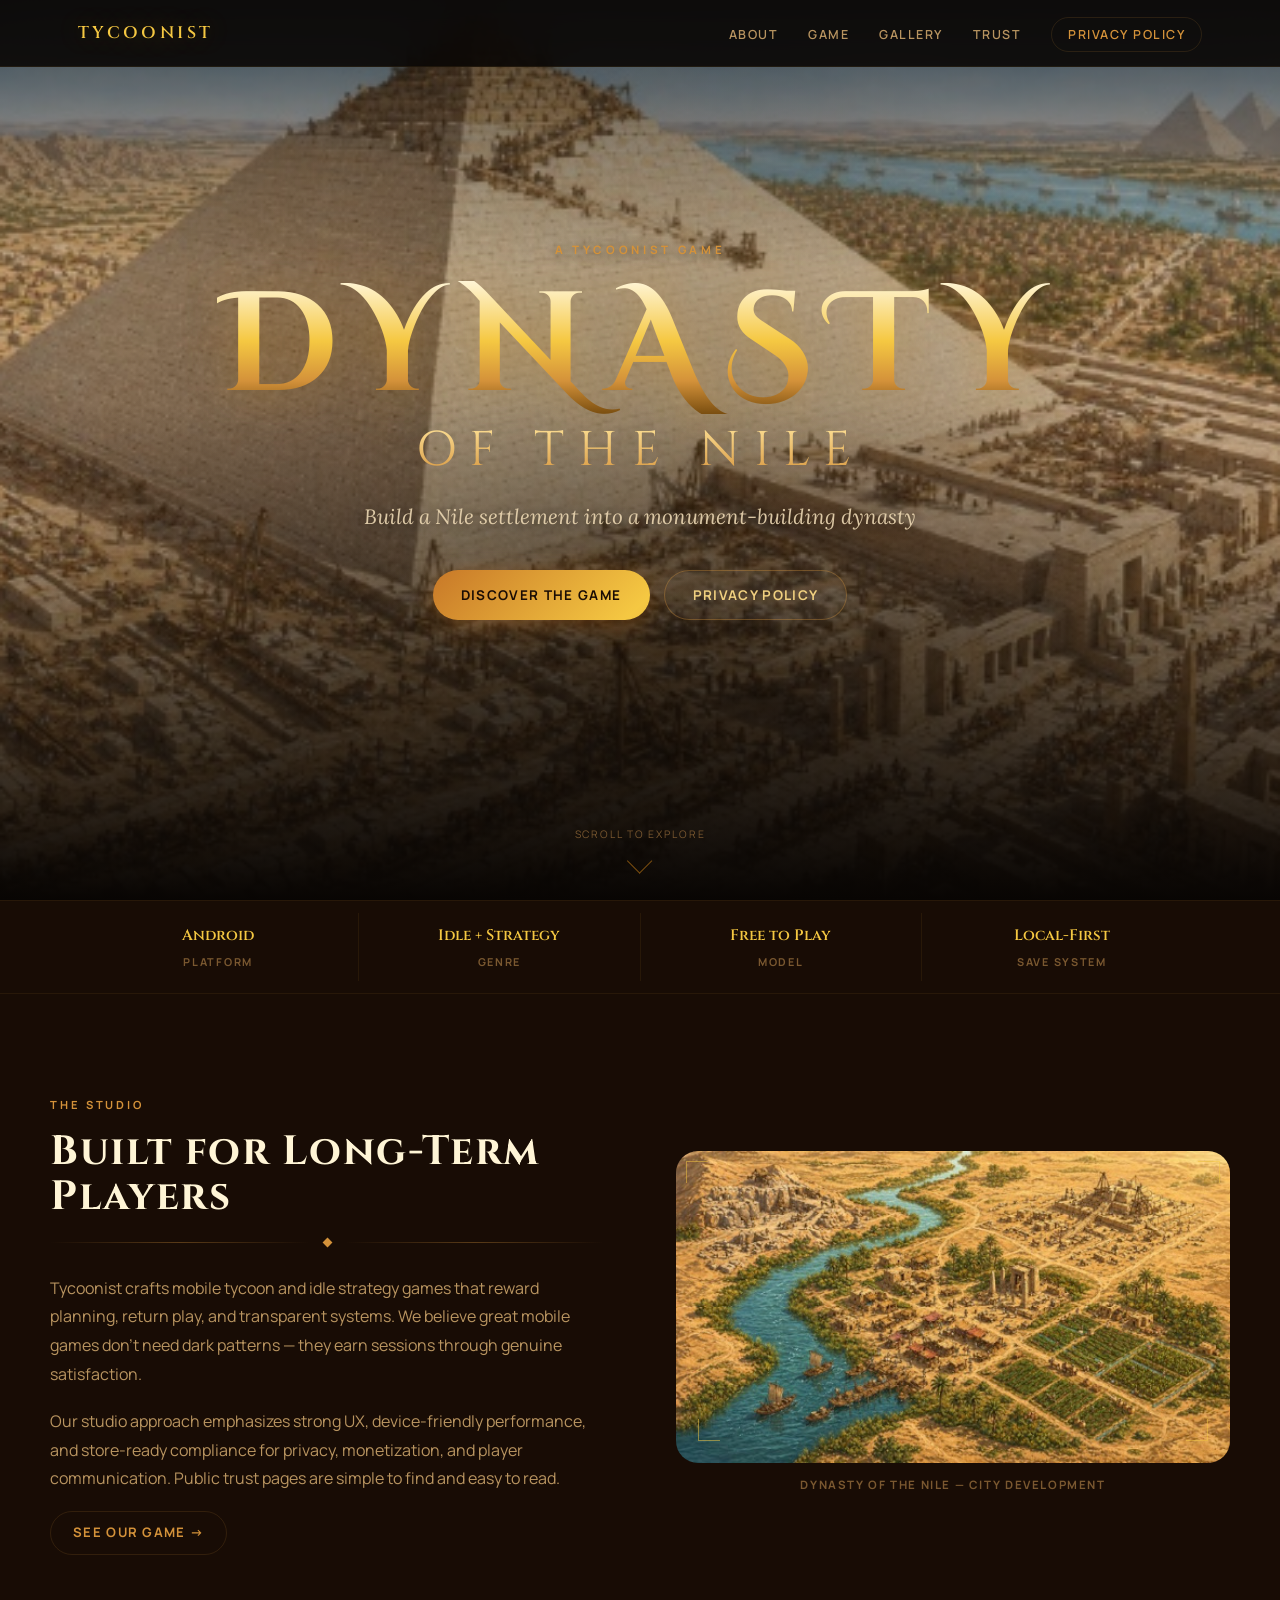
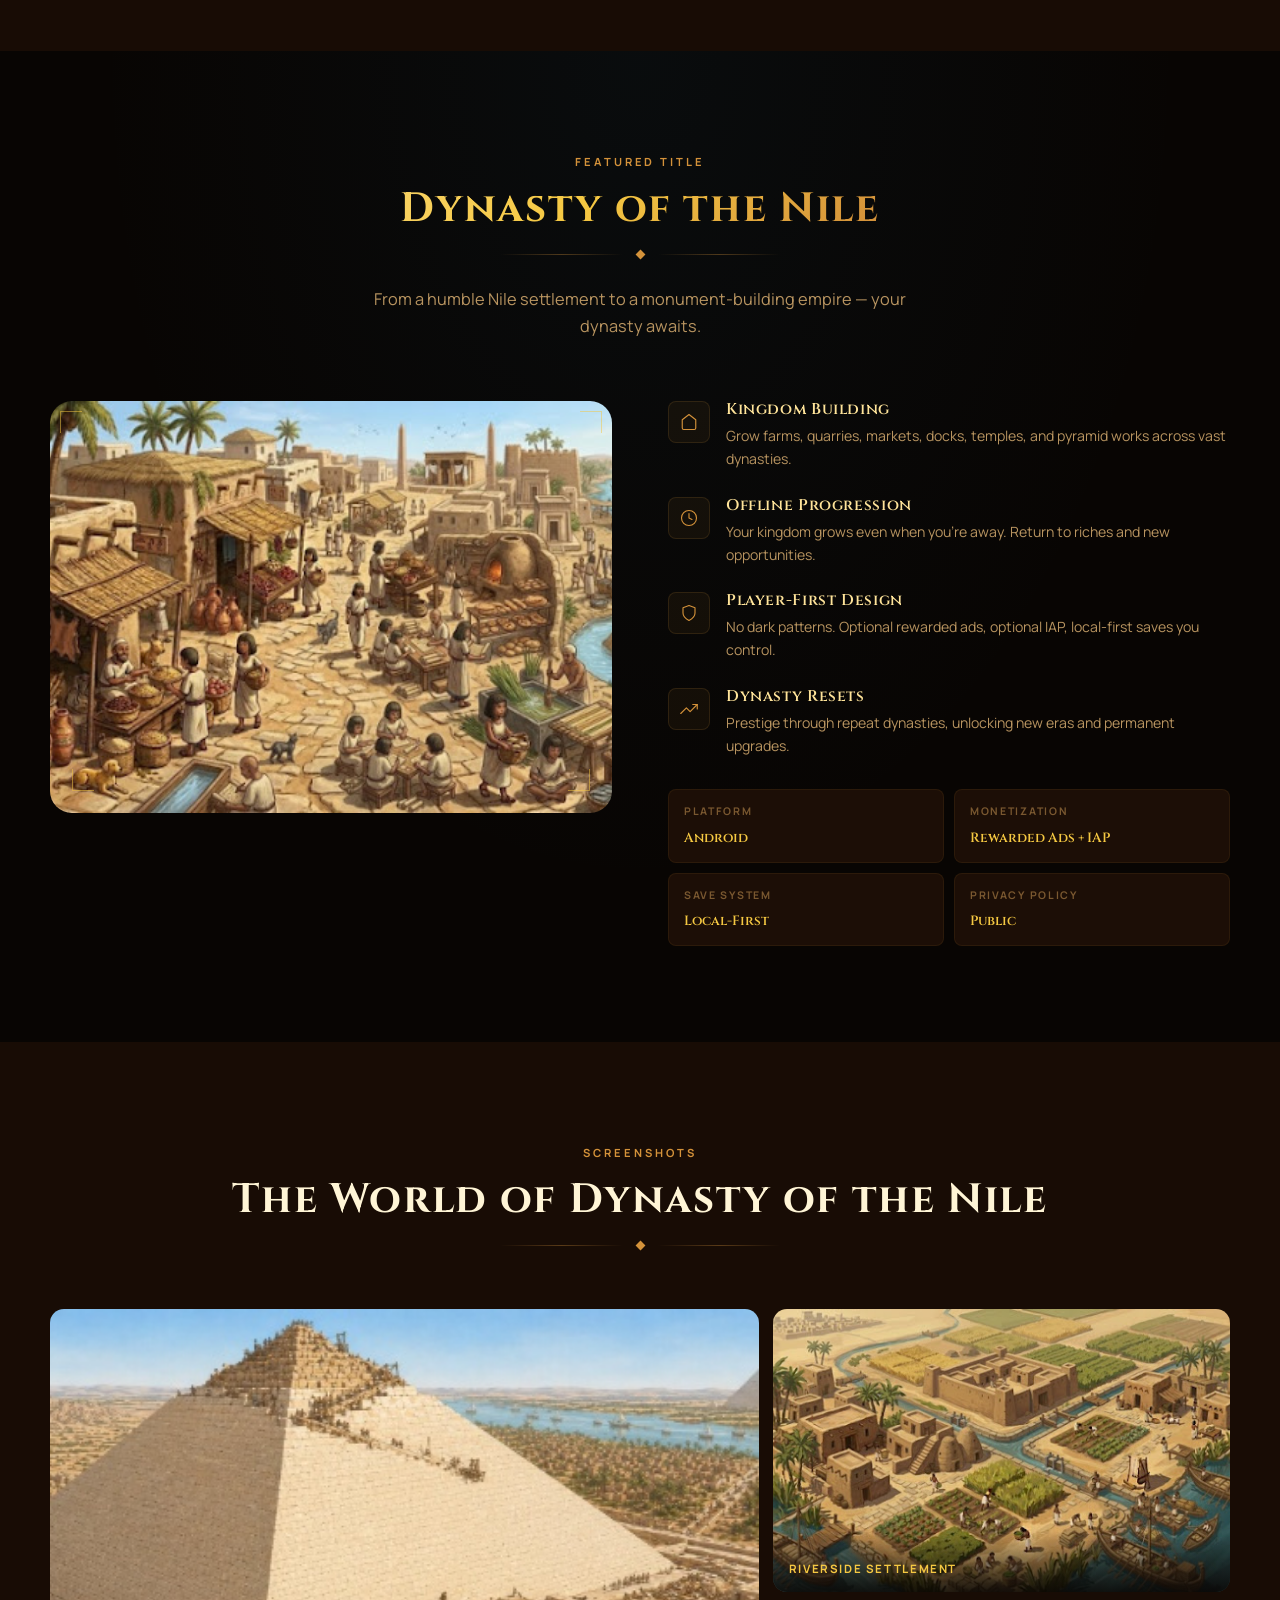
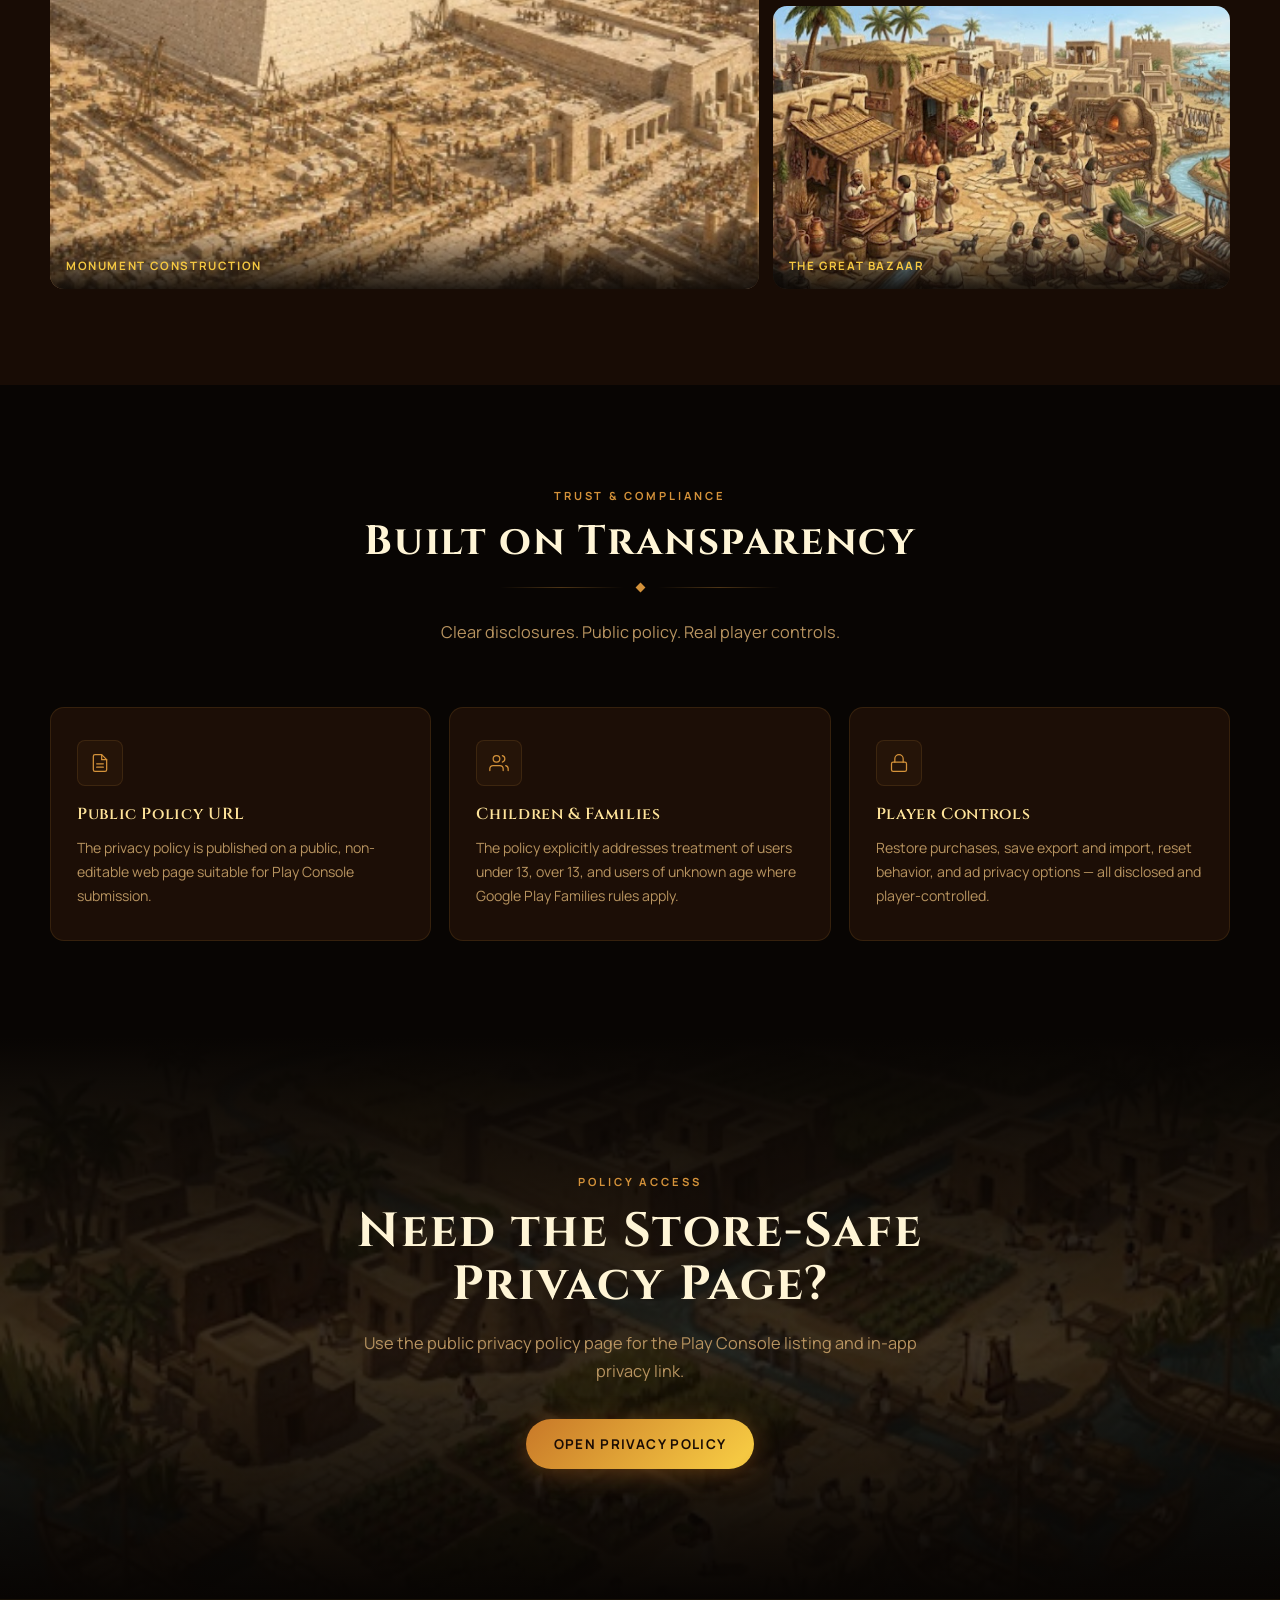
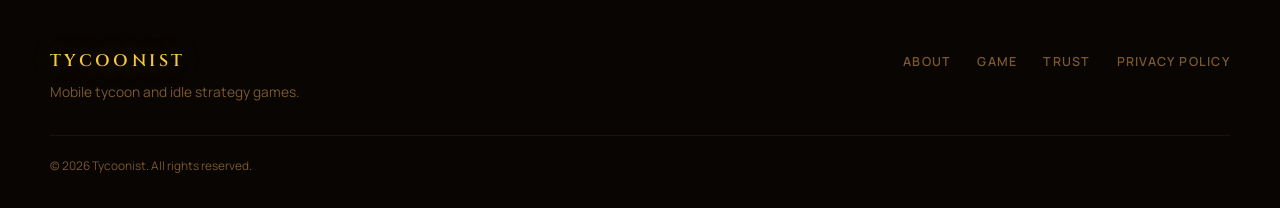
<file: index.html>
<!DOCTYPE html>
<html lang="en">
  <head>
    <meta charset="UTF-8" />
    <meta name="viewport" content="width=device-width, initial-scale=1.0" />
    <meta
      name="description"
      content="Dynasty of the Nile — Build an ancient Egyptian empire from a Nile settlement to a monument-building dynasty. A mobile tycoon game by Tycoonist."
    />
    <title>Tycoonist — Dynasty of the Nile</title>
    <link rel="preconnect" href="https://fonts.googleapis.com" />
    <link rel="preconnect" href="https://fonts.gstatic.com" crossorigin />
    <link
      href="https://fonts.googleapis.com/css2?family=Cinzel:wght@400;600;700;900&family=Cinzel+Decorative:wght@700&family=Lora:ital,wght@0,400;1,400&family=Manrope:wght@400;500;600;700;800&display=swap"
      rel="stylesheet"
    />
    <link rel="stylesheet" href="./styles.css" />
  </head>
  <body>

    <!-- ============================================================
         NAVIGATION
    ============================================================ -->
    <nav class="site-nav" role="navigation" aria-label="Primary">
      <div class="nav-inner">
        <a class="wordmark" href="./index.html">TYCOONIST</a>
        <ul class="nav-links" role="list">
          <li><a href="#about">About</a></li>
          <li><a href="#game">Game</a></li>
          <li><a href="#gallery">Gallery</a></li>
          <li><a href="#trust">Trust</a></li>
          <li><a href="./privacy-policy.html" class="nav-pill">Privacy Policy</a></li>
        </ul>
      </div>
    </nav>

    <!-- ============================================================
         HERO
    ============================================================ -->
    <section class="hero" id="hero">
      <div class="hero-image-wrap">
        <img
          src="./pyramid.jpg"
          alt="Dynasty of the Nile — pyramid construction and ancient Egyptian city"
          class="hero-img"
        />
        <div class="hero-overlay"></div>
      </div>

      <div class="hero-content">
        <p class="hero-eyebrow">A Tycoonist Game</p>
        <h1 class="hero-title">
          <span class="hero-title-main">DYNASTY</span>
          <span class="hero-title-sub">OF THE NILE</span>
        </h1>
        <p class="hero-tagline">Build a Nile settlement into a monument-building dynasty</p>
        <div class="hero-actions">
          <a class="btn btn-gold" href="#game">Discover the Game</a>
          <a class="btn btn-outline" href="./privacy-policy.html">Privacy Policy</a>
        </div>
      </div>

      <div class="hero-scroll" aria-hidden="true">
        <span>Scroll to explore</span>
        <div class="scroll-arrow"></div>
      </div>
    </section>

    <!-- ============================================================
         STATS BAR
    ============================================================ -->
    <div class="stats-bar" aria-label="Game details">
      <div class="stats-inner">
        <div class="stat">
          <span class="stat-value">Android</span>
          <span class="stat-label">Platform</span>
        </div>
        <div class="stat-divider" aria-hidden="true"></div>
        <div class="stat">
          <span class="stat-value">Idle + Strategy</span>
          <span class="stat-label">Genre</span>
        </div>
        <div class="stat-divider" aria-hidden="true"></div>
        <div class="stat">
          <span class="stat-value">Free to Play</span>
          <span class="stat-label">Model</span>
        </div>
        <div class="stat-divider" aria-hidden="true"></div>
        <div class="stat">
          <span class="stat-value">Local-First</span>
          <span class="stat-label">Save System</span>
        </div>
      </div>
    </div>

    <main>

      <!-- ============================================================
           ABOUT SECTION
      ============================================================ -->
      <section class="section about-section" id="about">
        <div class="section-inner about-inner">

          <div class="about-text">
            <p class="section-eyebrow">The Studio</p>
            <h2 class="section-title">Built for Long-Term Players</h2>
            <div class="ornament-divider" aria-hidden="true">
              <span></span>
              <span class="diamond"></span>
              <span></span>
            </div>
            <p class="about-body">
              Tycoonist crafts mobile tycoon and idle strategy games that reward planning, return
              play, and transparent systems. We believe great mobile games don't need dark
              patterns — they earn sessions through genuine satisfaction.
            </p>
            <p class="about-body">
              Our studio approach emphasizes strong UX, device-friendly performance, and
              store-ready compliance for privacy, monetization, and player communication. Public
              trust pages are simple to find and easy to read.
            </p>
            <a class="btn btn-gold-outline" href="#game">See Our Game &rarr;</a>
          </div>

          <div class="about-visual">
            <div class="image-frame">
              <img src="./city.jpg" alt="Ancient Egyptian city along the Nile" />
              <div class="frame-corners" aria-hidden="true"></div>
            </div>
            <p class="image-caption">Dynasty of the Nile — City Development</p>
          </div>

        </div>
      </section>

      <!-- ============================================================
           GAME SECTION
      ============================================================ -->
      <section class="section game-section" id="game">
        <div class="section-inner">

          <div class="section-header">
            <p class="section-eyebrow">Featured Title</p>
            <h2 class="section-title gold-text">Dynasty of the Nile</h2>
            <div class="ornament-divider centered" aria-hidden="true">
              <span></span>
              <span class="diamond"></span>
              <span></span>
            </div>
            <p class="section-subtitle">
              From a humble Nile settlement to a monument-building empire — your dynasty awaits.
            </p>
          </div>

          <div class="game-showcase">

            <div class="showcase-visual">
              <div class="image-frame image-frame-tall">
                <img src="./marketplace.jpg" alt="Bustling ancient Egyptian marketplace" />
                <div class="frame-corners" aria-hidden="true"></div>
              </div>
            </div>

            <div class="game-details">
              <ul class="game-features-list" role="list">
                <li class="game-feature">
                  <div class="feature-icon" aria-hidden="true">
                    <svg viewBox="0 0 24 24" fill="none" xmlns="http://www.w3.org/2000/svg" aria-hidden="true">
                      <path d="M3 9l9-7 9 7v11a2 2 0 01-2 2H5a2 2 0 01-2-2V9z" stroke="currentColor" stroke-width="1.5" stroke-linecap="round" stroke-linejoin="round"/>
                    </svg>
                  </div>
                  <div class="feature-text">
                    <h3>Kingdom Building</h3>
                    <p>Grow farms, quarries, markets, docks, temples, and pyramid works across vast dynasties.</p>
                  </div>
                </li>
                <li class="game-feature">
                  <div class="feature-icon" aria-hidden="true">
                    <svg viewBox="0 0 24 24" fill="none" xmlns="http://www.w3.org/2000/svg" aria-hidden="true">
                      <circle cx="12" cy="12" r="10" stroke="currentColor" stroke-width="1.5"/>
                      <polyline points="12 6 12 12 16 14" stroke="currentColor" stroke-width="1.5" stroke-linecap="round" stroke-linejoin="round"/>
                    </svg>
                  </div>
                  <div class="feature-text">
                    <h3>Offline Progression</h3>
                    <p>Your kingdom grows even when you're away. Return to riches and new opportunities.</p>
                  </div>
                </li>
                <li class="game-feature">
                  <div class="feature-icon" aria-hidden="true">
                    <svg viewBox="0 0 24 24" fill="none" xmlns="http://www.w3.org/2000/svg" aria-hidden="true">
                      <path d="M12 22s8-4 8-10V5l-8-3-8 3v7c0 6 8 10 8 10z" stroke="currentColor" stroke-width="1.5" stroke-linecap="round" stroke-linejoin="round"/>
                    </svg>
                  </div>
                  <div class="feature-text">
                    <h3>Player-First Design</h3>
                    <p>No dark patterns. Optional rewarded ads, optional IAP, local-first saves you control.</p>
                  </div>
                </li>
                <li class="game-feature">
                  <div class="feature-icon" aria-hidden="true">
                    <svg viewBox="0 0 24 24" fill="none" xmlns="http://www.w3.org/2000/svg" aria-hidden="true">
                      <polyline points="23 6 13.5 15.5 8.5 10.5 1 18" stroke="currentColor" stroke-width="1.5" stroke-linecap="round" stroke-linejoin="round"/>
                      <polyline points="17 6 23 6 23 12" stroke="currentColor" stroke-width="1.5" stroke-linecap="round" stroke-linejoin="round"/>
                    </svg>
                  </div>
                  <div class="feature-text">
                    <h3>Dynasty Resets</h3>
                    <p>Prestige through repeat dynasties, unlocking new eras and permanent upgrades.</p>
                  </div>
                </li>
              </ul>

              <div class="game-meta-grid" role="list" aria-label="Game specifications">
                <div class="meta-item" role="listitem">
                  <span class="meta-label">Platform</span>
                  <span class="meta-value">Android</span>
                </div>
                <div class="meta-item" role="listitem">
                  <span class="meta-label">Monetization</span>
                  <span class="meta-value">Rewarded Ads + IAP</span>
                </div>
                <div class="meta-item" role="listitem">
                  <span class="meta-label">Save System</span>
                  <span class="meta-value">Local-First</span>
                </div>
                <div class="meta-item" role="listitem">
                  <span class="meta-label">Privacy Policy</span>
                  <span class="meta-value">Public</span>
                </div>
              </div>
            </div>

          </div>
        </div>
      </section>

      <!-- ============================================================
           GALLERY SECTION
      ============================================================ -->
      <section class="section gallery-section" id="gallery">
        <div class="section-inner">

          <div class="section-header">
            <p class="section-eyebrow">Screenshots</p>
            <h2 class="section-title">The World of Dynasty of the Nile</h2>
            <div class="ornament-divider centered" aria-hidden="true">
              <span></span>
              <span class="diamond"></span>
              <span></span>
            </div>
          </div>

          <div class="gallery-grid">
            <div class="gallery-item gallery-item-large">
              <img src="./pyramid.jpg" alt="Pyramid construction and ancient Egyptian city" loading="lazy" />
              <div class="gallery-caption">Monument Construction</div>
            </div>
            <div class="gallery-item">
              <img src="./settlement.jpg" alt="Riverside settlement with farms and canals" loading="lazy" />
              <div class="gallery-caption">Riverside Settlement</div>
            </div>
            <div class="gallery-item">
              <img src="./marketplace.jpg" alt="Bustling ancient marketplace" loading="lazy" />
              <div class="gallery-caption">The Great Bazaar</div>
            </div>
          </div>

        </div>
      </section>

      <!-- ============================================================
           TRUST SECTION
      ============================================================ -->
      <section class="section trust-section" id="trust">
        <div class="section-inner">

          <div class="section-header">
            <p class="section-eyebrow">Trust &amp; Compliance</p>
            <h2 class="section-title">Built on Transparency</h2>
            <div class="ornament-divider centered" aria-hidden="true">
              <span></span>
              <span class="diamond"></span>
              <span></span>
            </div>
            <p class="section-subtitle">Clear disclosures. Public policy. Real player controls.</p>
          </div>

          <div class="trust-grid">

            <article class="trust-card">
              <div class="trust-icon" aria-hidden="true">
                <svg viewBox="0 0 24 24" fill="none" xmlns="http://www.w3.org/2000/svg">
                  <path d="M14 2H6a2 2 0 00-2 2v16a2 2 0 002 2h12a2 2 0 002-2V8z" stroke="currentColor" stroke-width="1.5" stroke-linecap="round" stroke-linejoin="round"/>
                  <polyline points="14 2 14 8 20 8" stroke="currentColor" stroke-width="1.5" stroke-linecap="round" stroke-linejoin="round"/>
                  <line x1="16" y1="13" x2="8" y2="13" stroke="currentColor" stroke-width="1.5" stroke-linecap="round"/>
                  <line x1="16" y1="17" x2="8" y2="17" stroke="currentColor" stroke-width="1.5" stroke-linecap="round"/>
                </svg>
              </div>
              <h3>Public Policy URL</h3>
              <p>The privacy policy is published on a public, non-editable web page suitable for Play Console submission.</p>
            </article>

            <article class="trust-card">
              <div class="trust-icon" aria-hidden="true">
                <svg viewBox="0 0 24 24" fill="none" xmlns="http://www.w3.org/2000/svg">
                  <path d="M17 21v-2a4 4 0 00-4-4H5a4 4 0 00-4 4v2" stroke="currentColor" stroke-width="1.5" stroke-linecap="round" stroke-linejoin="round"/>
                  <circle cx="9" cy="7" r="4" stroke="currentColor" stroke-width="1.5" stroke-linecap="round" stroke-linejoin="round"/>
                  <path d="M23 21v-2a4 4 0 00-3-3.87" stroke="currentColor" stroke-width="1.5" stroke-linecap="round" stroke-linejoin="round"/>
                  <path d="M16 3.13a4 4 0 010 7.75" stroke="currentColor" stroke-width="1.5" stroke-linecap="round" stroke-linejoin="round"/>
                </svg>
              </div>
              <h3>Children &amp; Families</h3>
              <p>The policy explicitly addresses treatment of users under 13, over 13, and users of unknown age where Google Play Families rules apply.</p>
            </article>

            <article class="trust-card">
              <div class="trust-icon" aria-hidden="true">
                <svg viewBox="0 0 24 24" fill="none" xmlns="http://www.w3.org/2000/svg">
                  <rect x="3" y="11" width="18" height="11" rx="2" ry="2" stroke="currentColor" stroke-width="1.5" stroke-linecap="round" stroke-linejoin="round"/>
                  <path d="M7 11V7a5 5 0 0110 0v4" stroke="currentColor" stroke-width="1.5" stroke-linecap="round" stroke-linejoin="round"/>
                </svg>
              </div>
              <h3>Player Controls</h3>
              <p>Restore purchases, save export and import, reset behavior, and ad privacy options — all disclosed and player-controlled.</p>
            </article>

          </div>
        </div>
      </section>

      <!-- ============================================================
           CTA SECTION
      ============================================================ -->
      <section class="cta-section">
        <div class="cta-image-wrap" aria-hidden="true">
          <img src="./settlement.jpg" alt="" />
          <div class="cta-overlay"></div>
        </div>
        <div class="cta-content">
          <p class="section-eyebrow">Policy Access</p>
          <h2 class="cta-title">Need the Store-Safe Privacy Page?</h2>
          <p class="cta-body">
            Use the public privacy policy page for the Play Console listing and in-app privacy link.
          </p>
          <a class="btn btn-gold" href="./privacy-policy.html">Open Privacy Policy</a>
        </div>
      </section>

    </main>

    <!-- ============================================================
         FOOTER
    ============================================================ -->
    <footer class="site-footer">
      <div class="footer-inner">
        <div class="footer-brand">
          <a class="wordmark footer-wordmark" href="./index.html">TYCOONIST</a>
          <p>Mobile tycoon and idle strategy games.</p>
        </div>
        <nav class="footer-nav" aria-label="Footer navigation">
          <a href="#about">About</a>
          <a href="#game">Game</a>
          <a href="#trust">Trust</a>
          <a href="./privacy-policy.html">Privacy Policy</a>
        </nav>
      </div>
      <div class="footer-bottom">
        <p>&copy; 2026 Tycoonist. All rights reserved.</p>
      </div>
    </footer>

  </body>
</html>
</file>
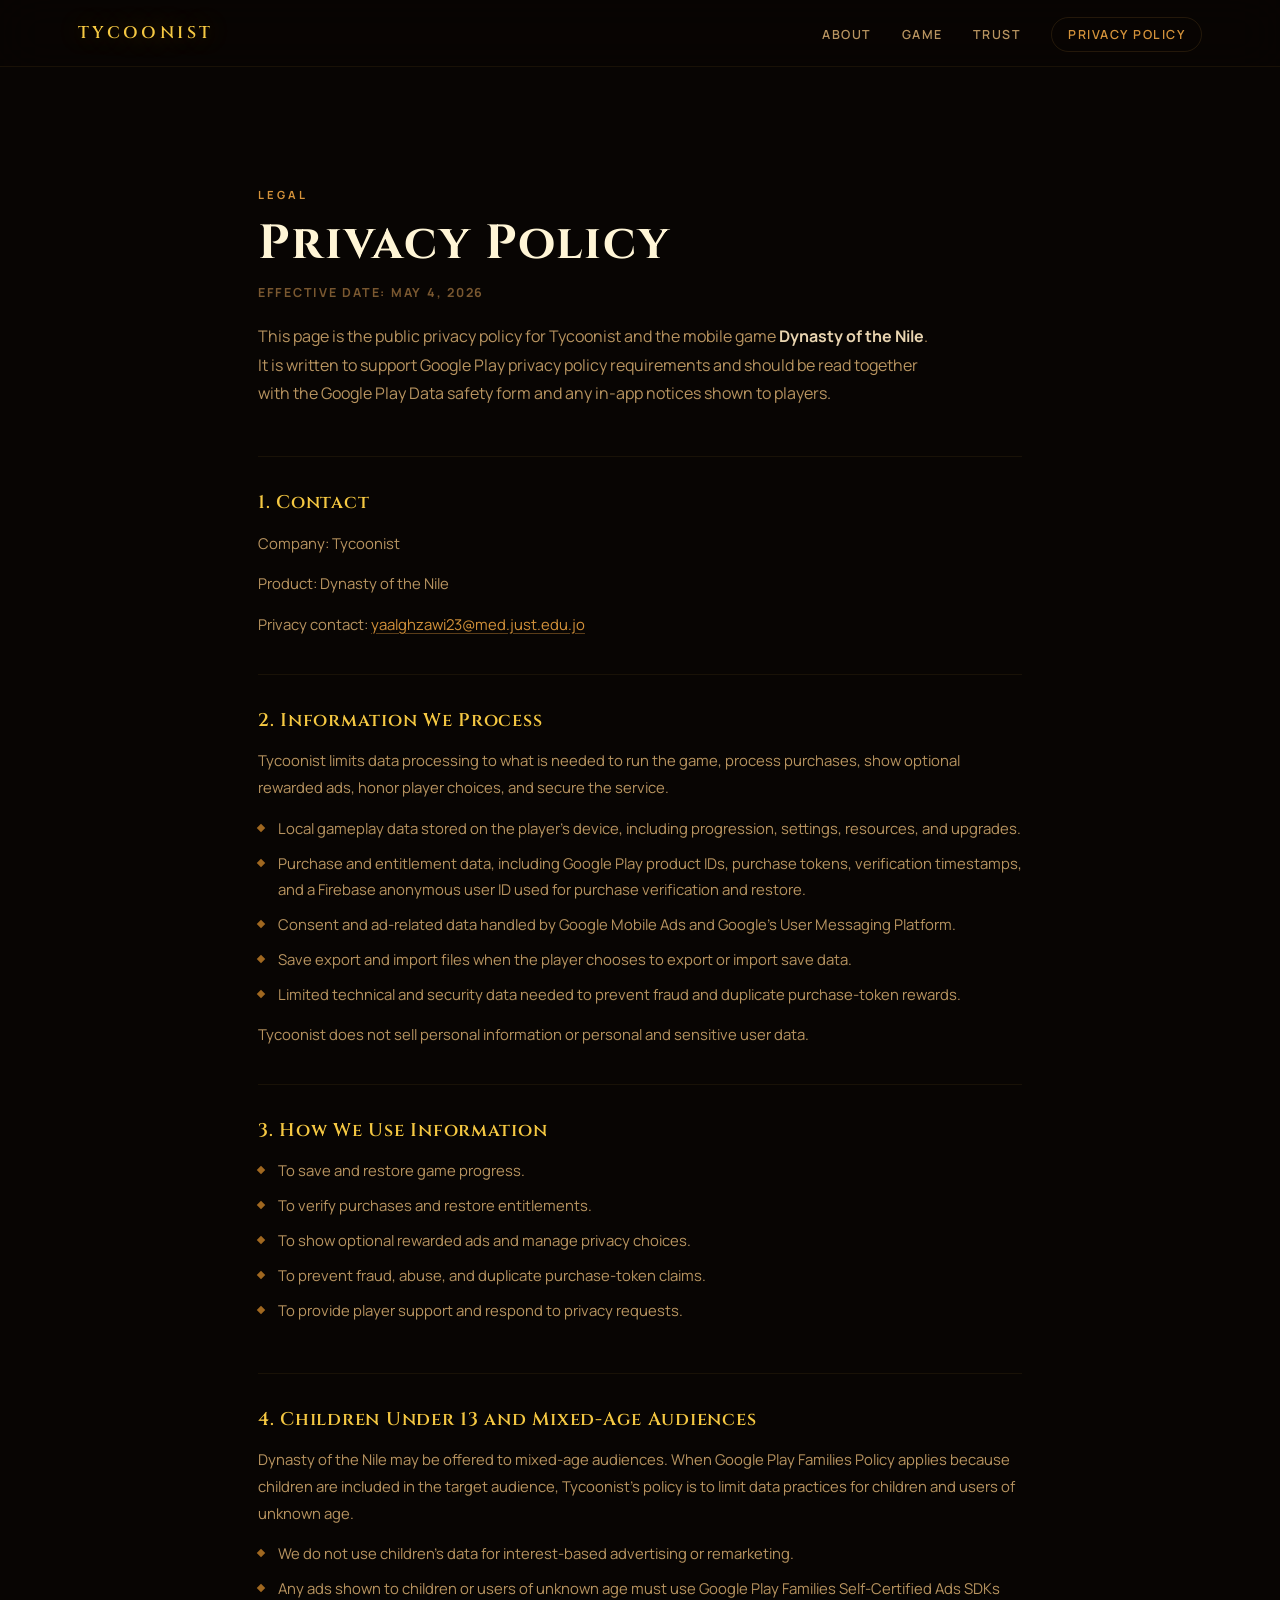
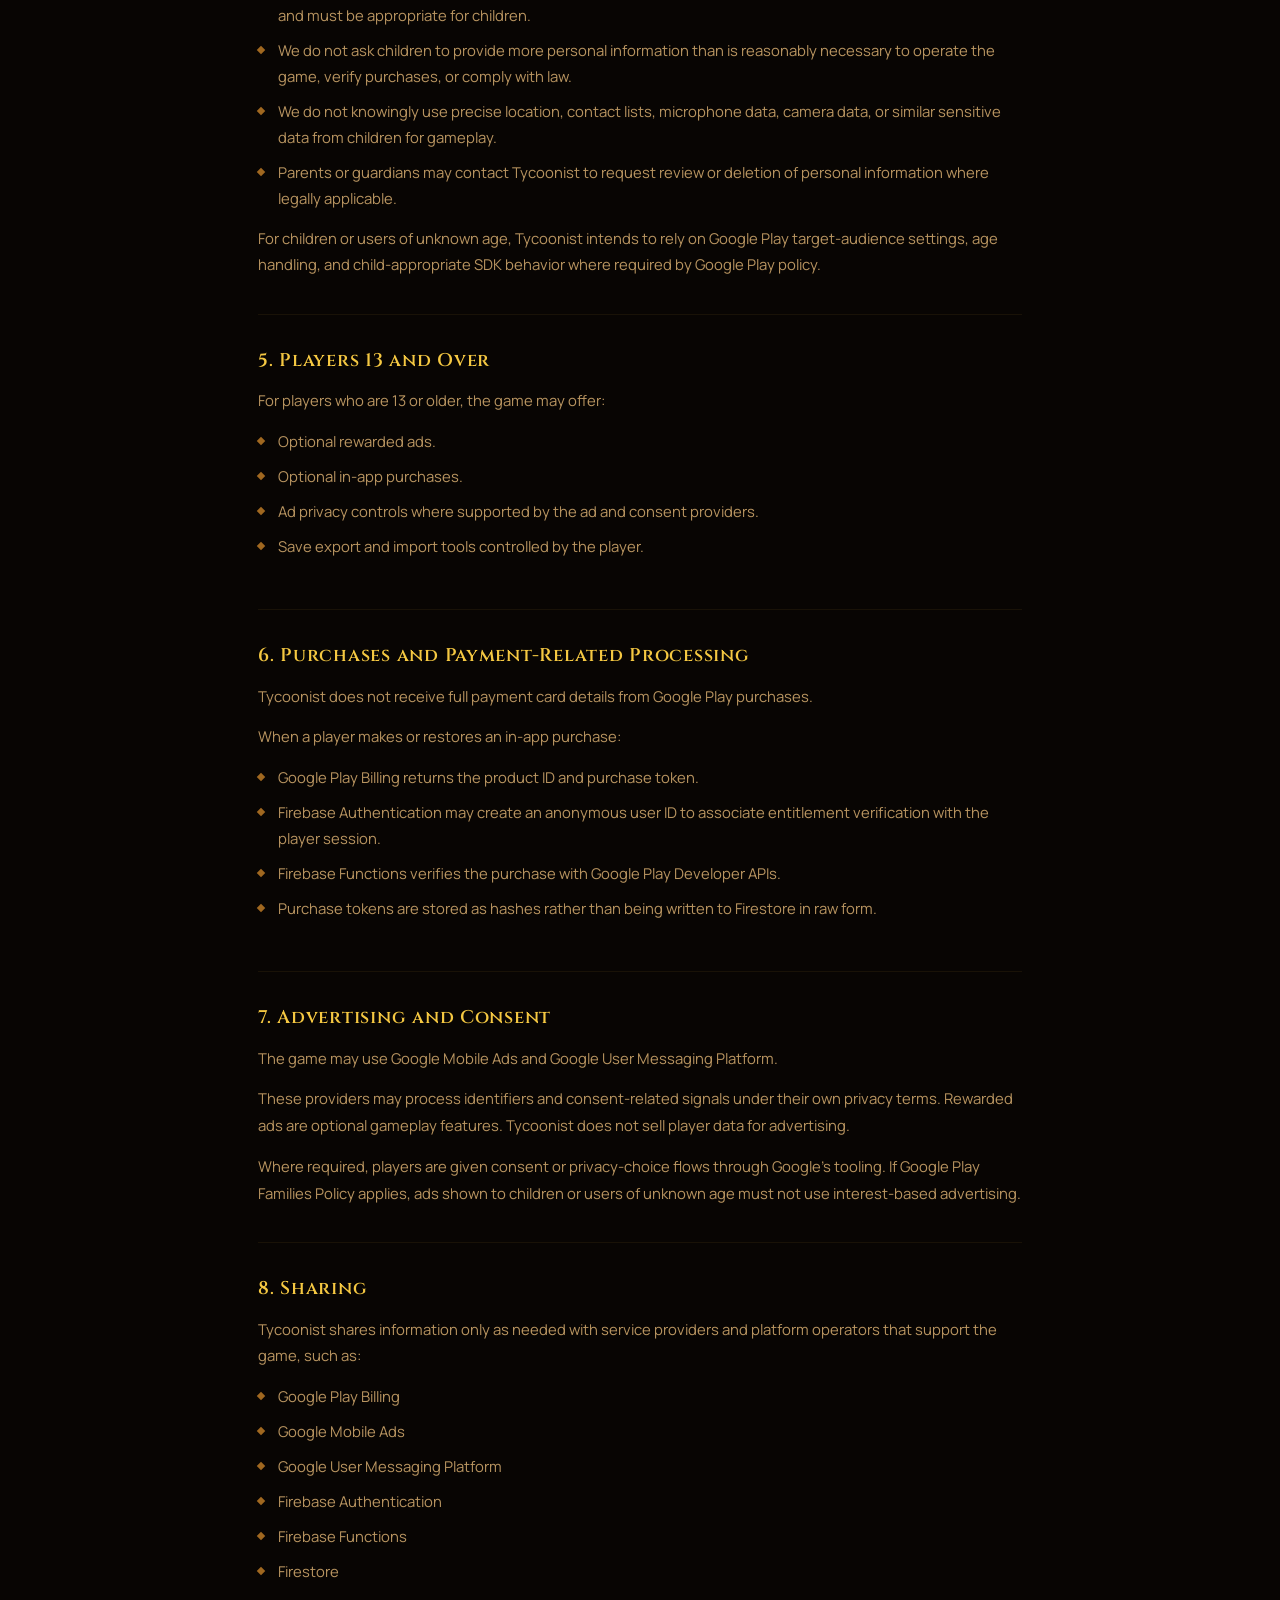
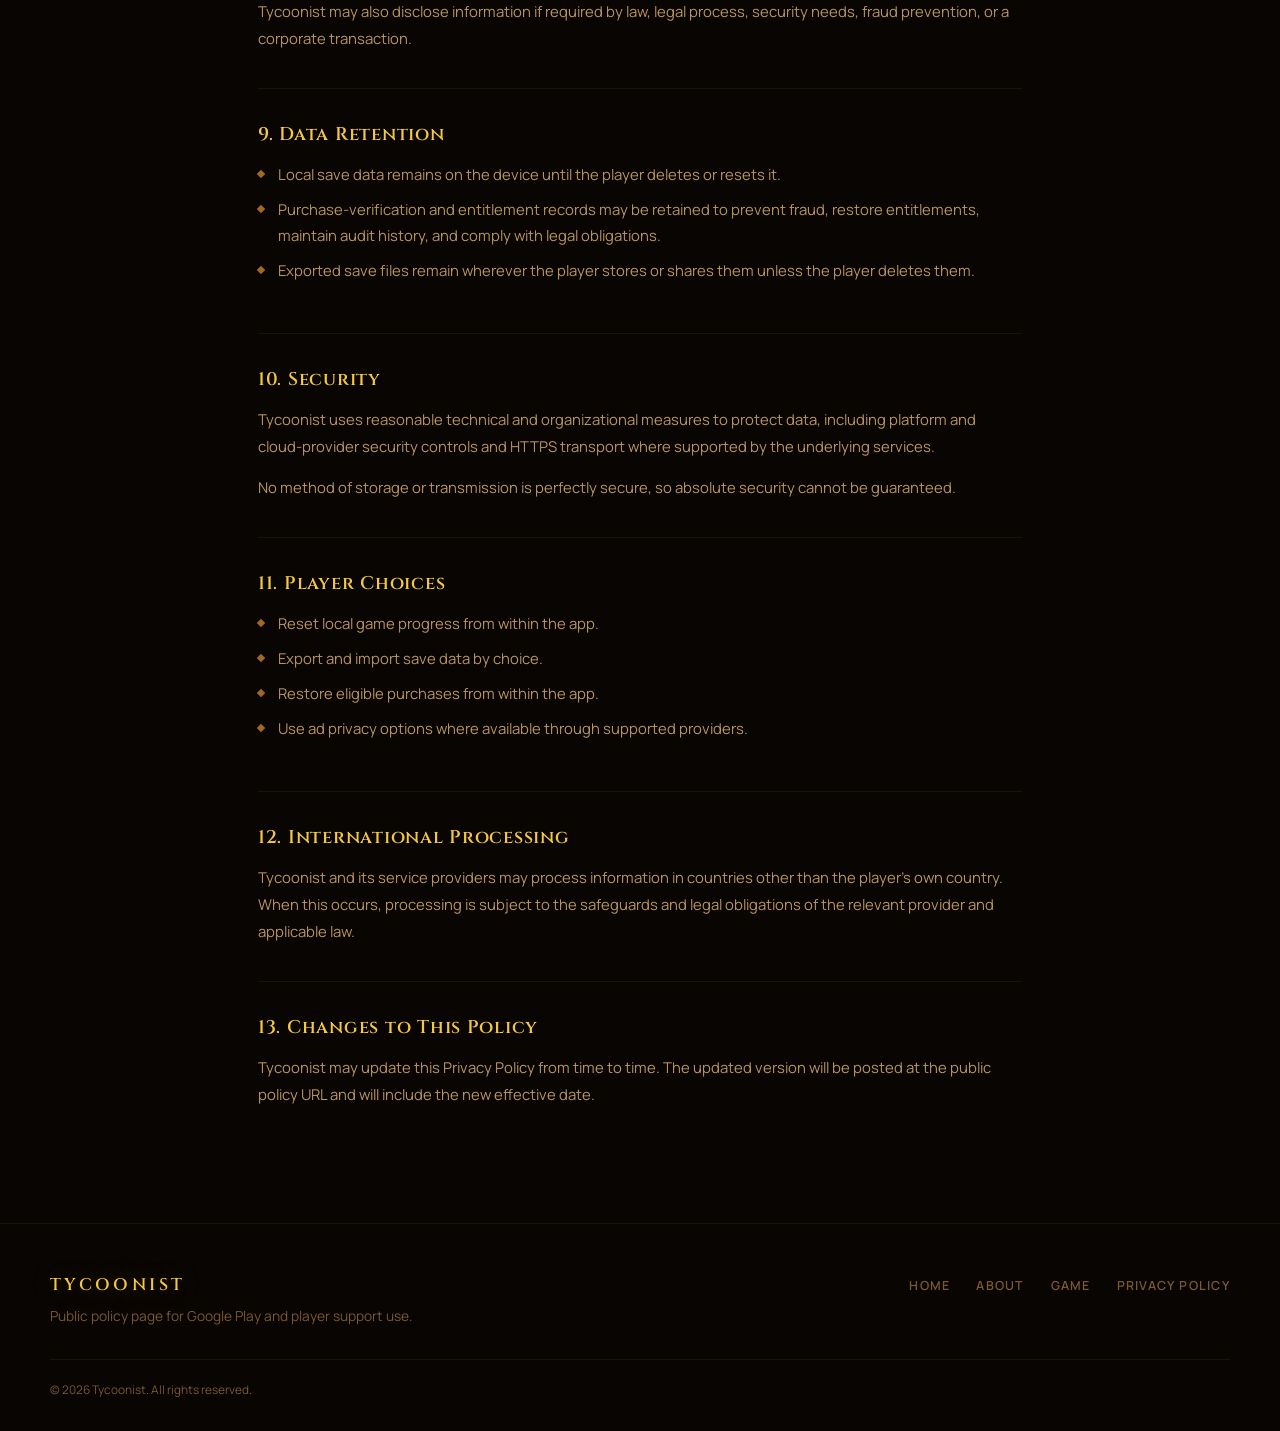
<file: privacy-policy.html>
<!DOCTYPE html>
<html lang="en">
  <head>
    <meta charset="UTF-8" />
    <meta name="viewport" content="width=device-width, initial-scale=1.0" />
    <meta
      name="description"
      content="Tycoonist privacy policy for Dynasty of the Nile, including disclosures for children under 13, users over 13, purchases, optional ads, and local save data."
    />
    <title>Privacy Policy — Tycoonist</title>
    <link rel="preconnect" href="https://fonts.googleapis.com" />
    <link rel="preconnect" href="https://fonts.gstatic.com" crossorigin />
    <link
      href="https://fonts.googleapis.com/css2?family=Cinzel:wght@400;600;700;900&family=Cinzel+Decorative:wght@700&family=Lora:ital,wght@0,400;1,400&family=Manrope:wght@400;500;600;700;800&display=swap"
      rel="stylesheet"
    />
    <link rel="stylesheet" href="./styles.css" />
  </head>
  <body class="policy-page-body">

    <!-- ============================================================
         NAVIGATION
    ============================================================ -->
    <nav class="site-nav" role="navigation" aria-label="Primary">
      <div class="nav-inner">
        <a class="wordmark" href="./index.html">TYCOONIST</a>
        <ul class="nav-links" role="list">
          <li><a href="./index.html#about">About</a></li>
          <li><a href="./index.html#game">Game</a></li>
          <li><a href="./index.html#trust">Trust</a></li>
          <li><a href="./privacy-policy.html" class="nav-pill" aria-current="page">Privacy Policy</a></li>
        </ul>
      </div>
    </nav>

    <!-- ============================================================
         POLICY CONTENT
    ============================================================ -->
    <div class="policy-wrapper">

      <header class="policy-hero">
        <p class="section-eyebrow">Legal</p>
        <h1>Privacy Policy</h1>
        <p class="policy-meta">Effective date: May 4, 2026</p>
        <p class="policy-intro">
          This page is the public privacy policy for Tycoonist and the mobile game
          <strong>Dynasty of the Nile</strong>. It is written to support Google Play privacy
          policy requirements and should be read together with the Google Play Data safety
          form and any in-app notices shown to players.
        </p>
      </header>

      <main>

        <section class="policy-section">
          <h2>1. Contact</h2>
          <p>Company: Tycoonist</p>
          <p>Product: Dynasty of the Nile</p>
          <p>
            Privacy contact:
            <a href="mailto:yaalghzawi23@med.just.edu.jo">yaalghzawi23@med.just.edu.jo</a>
          </p>
        </section>

        <section class="policy-section">
          <h2>2. Information We Process</h2>
          <p>
            Tycoonist limits data processing to what is needed to run the game, process
            purchases, show optional rewarded ads, honor player choices, and secure the service.
          </p>
          <ul>
            <li>
              Local gameplay data stored on the player's device, including progression,
              settings, resources, and upgrades.
            </li>
            <li>
              Purchase and entitlement data, including Google Play product IDs, purchase
              tokens, verification timestamps, and a Firebase anonymous user ID used for
              purchase verification and restore.
            </li>
            <li>
              Consent and ad-related data handled by Google Mobile Ads and Google's User
              Messaging Platform.
            </li>
            <li>
              Save export and import files when the player chooses to export or import
              save data.
            </li>
            <li>
              Limited technical and security data needed to prevent fraud and duplicate
              purchase-token rewards.
            </li>
          </ul>
          <p>Tycoonist does not sell personal information or personal and sensitive user data.</p>
        </section>

        <section class="policy-section">
          <h2>3. How We Use Information</h2>
          <ul>
            <li>To save and restore game progress.</li>
            <li>To verify purchases and restore entitlements.</li>
            <li>To show optional rewarded ads and manage privacy choices.</li>
            <li>To prevent fraud, abuse, and duplicate purchase-token claims.</li>
            <li>To provide player support and respond to privacy requests.</li>
          </ul>
        </section>

        <section class="policy-section">
          <h2>4. Children Under 13 and Mixed-Age Audiences</h2>
          <p>
            Dynasty of the Nile may be offered to mixed-age audiences. When Google Play Families
            Policy applies because children are included in the target audience, Tycoonist's
            policy is to limit data practices for children and users of unknown age.
          </p>
          <ul>
            <li>
              We do not use children's data for interest-based advertising or remarketing.
            </li>
            <li>
              Any ads shown to children or users of unknown age must use Google Play Families
              Self-Certified Ads SDKs and must be appropriate for children.
            </li>
            <li>
              We do not ask children to provide more personal information than is reasonably
              necessary to operate the game, verify purchases, or comply with law.
            </li>
            <li>
              We do not knowingly use precise location, contact lists, microphone data,
              camera data, or similar sensitive data from children for gameplay.
            </li>
            <li>
              Parents or guardians may contact Tycoonist to request review or deletion of
              personal information where legally applicable.
            </li>
          </ul>
          <p>
            For children or users of unknown age, Tycoonist intends to rely on Google Play
            target-audience settings, age handling, and child-appropriate SDK behavior where
            required by Google Play policy.
          </p>
        </section>

        <section class="policy-section">
          <h2>5. Players 13 and Over</h2>
          <p>For players who are 13 or older, the game may offer:</p>
          <ul>
            <li>Optional rewarded ads.</li>
            <li>Optional in-app purchases.</li>
            <li>Ad privacy controls where supported by the ad and consent providers.</li>
            <li>Save export and import tools controlled by the player.</li>
          </ul>
        </section>

        <section class="policy-section">
          <h2>6. Purchases and Payment-Related Processing</h2>
          <p>Tycoonist does not receive full payment card details from Google Play purchases.</p>
          <p>When a player makes or restores an in-app purchase:</p>
          <ul>
            <li>Google Play Billing returns the product ID and purchase token.</li>
            <li>
              Firebase Authentication may create an anonymous user ID to associate
              entitlement verification with the player session.
            </li>
            <li>Firebase Functions verifies the purchase with Google Play Developer APIs.</li>
            <li>
              Purchase tokens are stored as hashes rather than being written to Firestore
              in raw form.
            </li>
          </ul>
        </section>

        <section class="policy-section">
          <h2>7. Advertising and Consent</h2>
          <p>The game may use Google Mobile Ads and Google User Messaging Platform.</p>
          <p>
            These providers may process identifiers and consent-related signals under their
            own privacy terms. Rewarded ads are optional gameplay features. Tycoonist does
            not sell player data for advertising.
          </p>
          <p>
            Where required, players are given consent or privacy-choice flows through Google's
            tooling. If Google Play Families Policy applies, ads shown to children or users of
            unknown age must not use interest-based advertising.
          </p>
        </section>

        <section class="policy-section">
          <h2>8. Sharing</h2>
          <p>
            Tycoonist shares information only as needed with service providers and platform
            operators that support the game, such as:
          </p>
          <ul>
            <li>Google Play Billing</li>
            <li>Google Mobile Ads</li>
            <li>Google User Messaging Platform</li>
            <li>Firebase Authentication</li>
            <li>Firebase Functions</li>
            <li>Firestore</li>
          </ul>
          <p>
            Tycoonist may also disclose information if required by law, legal process,
            security needs, fraud prevention, or a corporate transaction.
          </p>
        </section>

        <section class="policy-section">
          <h2>9. Data Retention</h2>
          <ul>
            <li>Local save data remains on the device until the player deletes or resets it.</li>
            <li>
              Purchase-verification and entitlement records may be retained to prevent fraud,
              restore entitlements, maintain audit history, and comply with legal obligations.
            </li>
            <li>
              Exported save files remain wherever the player stores or shares them unless
              the player deletes them.
            </li>
          </ul>
        </section>

        <section class="policy-section">
          <h2>10. Security</h2>
          <p>
            Tycoonist uses reasonable technical and organizational measures to protect data,
            including platform and cloud-provider security controls and HTTPS transport where
            supported by the underlying services.
          </p>
          <p>No method of storage or transmission is perfectly secure, so absolute security cannot be guaranteed.</p>
        </section>

        <section class="policy-section">
          <h2>11. Player Choices</h2>
          <ul>
            <li>Reset local game progress from within the app.</li>
            <li>Export and import save data by choice.</li>
            <li>Restore eligible purchases from within the app.</li>
            <li>Use ad privacy options where available through supported providers.</li>
          </ul>
        </section>

        <section class="policy-section">
          <h2>12. International Processing</h2>
          <p>
            Tycoonist and its service providers may process information in countries other
            than the player's own country. When this occurs, processing is subject to the
            safeguards and legal obligations of the relevant provider and applicable law.
          </p>
        </section>

        <section class="policy-section">
          <h2>13. Changes to This Policy</h2>
          <p>
            Tycoonist may update this Privacy Policy from time to time. The updated version
            will be posted at the public policy URL and will include the new effective date.
          </p>
        </section>

      </main>
    </div>

    <!-- ============================================================
         FOOTER
    ============================================================ -->
    <footer class="site-footer">
      <div class="footer-inner">
        <div class="footer-brand">
          <a class="wordmark footer-wordmark" href="./index.html">TYCOONIST</a>
          <p>Public policy page for Google Play and player support use.</p>
        </div>
        <nav class="footer-nav" aria-label="Footer navigation">
          <a href="./index.html">Home</a>
          <a href="./index.html#about">About</a>
          <a href="./index.html#game">Game</a>
          <a href="./privacy-policy.html" aria-current="page">Privacy Policy</a>
        </nav>
      </div>
      <div class="footer-bottom">
        <p>&copy; 2026 Tycoonist. All rights reserved.</p>
      </div>
    </footer>

  </body>
</html>
</file>
<file: styles.css>
/* ============================================================
   DESIGN TOKENS
   ============================================================ */
:root {
  /* Gold */
  --gold-100: #fff5d6;
  --gold-200: #ffe49a;
  --gold-300: #f5c842;
  --gold-400: #d4923a;
  --gold-500: #a06820;
  --gold-600: #7a4e10;

  /* Dark earth backgrounds */
  --bg-deepest: #080503;
  --bg-deep:    #100704;
  --bg-dark:    #180c05;
  --bg-mid:     #201008;
  --bg-card:    #1c0e06;
  --bg-card-hover: #241408;

  /* Nile blue */
  --nile-700: #0d3a5a;
  --nile-500: #1a6a98;
  --nile-300: #3a9ac8;

  /* Text */
  --text-gold:   #f0d080;
  --text-light:  #e8d4b0;
  --text-body:   #b89460;
  --text-muted:  #7a5830;

  /* Borders */
  --border-glow:   rgba(212, 146, 58, 0.35);
  --border-subtle: rgba(212, 146, 58, 0.14);
  --border-dark:   rgba(255, 180, 60, 0.07);

  /* Shadows / glows */
  --shadow-deep: 0 24px 72px rgba(0, 0, 0, 0.7);
  --shadow-card: 0 8px 32px rgba(0, 0, 0, 0.45);
  --glow-gold:   0 0 40px rgba(212, 146, 58, 0.22);

  /* Layout */
  --max-width: 1180px;
  --radius-lg: 22px;
  --radius-md: 14px;
  --radius-sm: 8px;
  --radius-pill: 999px;
}

/* ============================================================
   RESET
   ============================================================ */
*, *::before, *::after {
  box-sizing: border-box;
  margin: 0;
  padding: 0;
}

html {
  scroll-behavior: smooth;
}

body {
  background-color: var(--bg-deepest);
  color: var(--text-light);
  font-family: "Manrope", sans-serif;
  font-weight: 400;
  line-height: 1.65;
  -webkit-font-smoothing: antialiased;
  -moz-osx-font-smoothing: grayscale;
  overflow-x: hidden;
}

a {
  color: inherit;
  text-decoration: none;
}

img {
  display: block;
  width: 100%;
  object-fit: cover;
}

ul, ol {
  list-style: none;
}

/* ============================================================
   TYPOGRAPHY
   ============================================================ */
h1, h2, h3, .wordmark {
  font-family: "Cinzel", serif;
  letter-spacing: 0.04em;
  line-height: 1.1;
}

.gold-text {
  background: linear-gradient(
    135deg,
    var(--gold-200) 0%,
    var(--gold-300) 45%,
    var(--gold-400) 70%,
    var(--gold-200) 100%
  );
  -webkit-background-clip: text;
  -webkit-text-fill-color: transparent;
  background-clip: text;
}

.section-eyebrow {
  display: inline-block;
  color: var(--gold-400);
  font-family: "Manrope", sans-serif;
  font-size: 0.7rem;
  font-weight: 700;
  letter-spacing: 0.26em;
  text-transform: uppercase;
  margin-bottom: 14px;
}

.section-title {
  font-size: clamp(1.8rem, 3.2vw, 2.9rem);
  color: var(--gold-100);
  margin-bottom: 0;
}

.section-subtitle {
  max-width: 54ch;
  margin: 20px auto 0;
  color: var(--text-body);
  font-size: 1.02rem;
  line-height: 1.7;
}

/* ============================================================
   ORNAMENT DIVIDER
   ============================================================ */
.ornament-divider {
  display: flex;
  align-items: center;
  gap: 14px;
  margin: 20px 0 28px;
}

.ornament-divider.centered {
  justify-content: center;
  max-width: 280px;
  margin-left: auto;
  margin-right: auto;
}

.ornament-divider span:not(.diamond) {
  flex: 1;
  height: 1px;
  background: linear-gradient(90deg, transparent, var(--border-glow), transparent);
}

.ornament-divider .diamond {
  flex-shrink: 0;
  width: 7px;
  height: 7px;
  background: var(--gold-400);
  transform: rotate(45deg);
}

/* ============================================================
   BUTTONS
   ============================================================ */
.btn {
  display: inline-flex;
  align-items: center;
  justify-content: center;
  min-height: 50px;
  padding: 0 28px;
  border-radius: var(--radius-pill);
  font-family: "Manrope", sans-serif;
  font-size: 0.84rem;
  font-weight: 700;
  letter-spacing: 0.1em;
  text-transform: uppercase;
  transition: transform 0.22s ease, box-shadow 0.22s ease, background 0.22s ease;
  cursor: pointer;
  white-space: nowrap;
}

.btn-gold {
  background: linear-gradient(135deg, #c87828 0%, var(--gold-300) 50%, #c87828 100%);
  background-size: 200% 100%;
  background-position: 0% center;
  color: #1a0c04;
  box-shadow: 0 4px 24px rgba(200, 120, 40, 0.4);
}

.btn-gold:hover {
  background-position: 100% center;
  transform: translateY(-2px);
  box-shadow: 0 8px 36px rgba(200, 120, 40, 0.55);
}

.btn-outline {
  border: 1px solid var(--border-glow);
  color: var(--text-gold);
  background: rgba(255, 255, 255, 0.03);
}

.btn-outline:hover {
  background: rgba(212, 146, 58, 0.1);
  border-color: var(--gold-300);
  transform: translateY(-2px);
}

.btn-gold-outline {
  border: 1px solid var(--border-subtle);
  color: var(--gold-400);
  background: transparent;
  min-height: 44px;
  padding: 0 22px;
  font-size: 0.82rem;
}

.btn-gold-outline:hover {
  background: rgba(212, 146, 58, 0.08);
  border-color: var(--gold-400);
  transform: translateY(-1px);
}

/* ============================================================
   NAVIGATION
   ============================================================ */
.site-nav {
  position: fixed;
  top: 0;
  left: 0;
  right: 0;
  z-index: 200;
  background: rgba(8, 5, 3, 0.88);
  backdrop-filter: blur(24px);
  -webkit-backdrop-filter: blur(24px);
  border-bottom: 1px solid var(--border-dark);
}

.nav-inner {
  max-width: var(--max-width);
  margin: 0 auto;
  padding: 0 28px;
  display: flex;
  align-items: center;
  justify-content: space-between;
  height: 66px;
}

.wordmark {
  font-family: "Cinzel", serif;
  font-size: 1.05rem;
  font-weight: 600;
  letter-spacing: 0.2em;
  color: var(--gold-300);
  text-shadow: 0 0 24px rgba(245, 200, 66, 0.35);
}

.nav-links {
  display: flex;
  align-items: center;
  gap: 30px;
}

.nav-links a {
  font-size: 0.78rem;
  font-weight: 600;
  letter-spacing: 0.12em;
  color: var(--text-body);
  text-transform: uppercase;
  transition: color 0.2s;
}

.nav-links a:hover {
  color: var(--gold-300);
}

.nav-pill {
  padding: 8px 16px;
  border: 1px solid var(--border-subtle);
  border-radius: var(--radius-pill);
  color: var(--gold-400) !important;
}

.nav-pill:hover {
  background: rgba(212, 146, 58, 0.08) !important;
  border-color: var(--gold-400) !important;
}

/* ============================================================
   HERO
   ============================================================ */
.hero {
  position: relative;
  height: 100svh;
  min-height: 580px;
  display: flex;
  flex-direction: column;
  align-items: center;
  justify-content: center;
  text-align: center;
  overflow: hidden;
}

.hero-image-wrap {
  position: absolute;
  inset: 0;
  background: linear-gradient(180deg, #1a1005 0%, #100a04 100%);
}

.hero-img {
  width: 100%;
  height: 100%;
  object-fit: cover;
  object-position: center 20%;
  opacity: 0.85;
}

.hero-overlay {
  position: absolute;
  inset: 0;
  background:
    linear-gradient(0deg,   var(--bg-deepest) 0%,   rgba(8, 5, 3, 0.25) 38%, transparent 55%),
    linear-gradient(180deg, rgba(8, 5, 3, 0.65) 0%, transparent 30%),
    radial-gradient(ellipse at 50% 80%, rgba(8, 5, 3, 0.5) 0%, transparent 70%);
}

.hero-content {
  position: relative;
  z-index: 2;
  display: flex;
  flex-direction: column;
  align-items: center;
  padding: 0 24px;
  margin-top: -40px;
}

.hero-eyebrow {
  font-family: "Manrope", sans-serif;
  font-size: 0.72rem;
  font-weight: 700;
  letter-spacing: 0.32em;
  text-transform: uppercase;
  color: var(--gold-400);
  margin-bottom: 22px;
  text-shadow: 0 2px 12px rgba(0, 0, 0, 0.6);
}

.hero-title {
  display: flex;
  flex-direction: column;
  align-items: center;
  margin-bottom: 22px;
}

.hero-title-main {
  font-family: "Cinzel Decorative", "Cinzel", serif;
  font-size: clamp(3.5rem, 11vw, 9.5rem);
  font-weight: 700;
  letter-spacing: 0.14em;
  line-height: 0.95;
  background: linear-gradient(
    180deg,
    var(--gold-100)  0%,
    var(--gold-300) 45%,
    var(--gold-400) 75%,
    #7a4e10         100%
  );
  -webkit-background-clip: text;
  -webkit-text-fill-color: transparent;
  background-clip: text;
  filter: drop-shadow(0 4px 24px rgba(200, 140, 40, 0.45));
}

.hero-title-sub {
  font-family: "Cinzel", serif;
  font-size: clamp(1.2rem, 3.8vw, 3.4rem);
  font-weight: 400;
  letter-spacing: 0.28em;
  margin-top: 10px;
  background: linear-gradient(180deg, var(--gold-200) 0%, var(--gold-400) 100%);
  -webkit-background-clip: text;
  -webkit-text-fill-color: transparent;
  background-clip: text;
}

.hero-tagline {
  font-family: "Lora", Georgia, serif;
  font-size: clamp(1rem, 2.4vw, 1.3rem);
  font-style: italic;
  color: var(--text-light);
  max-width: 46ch;
  margin-bottom: 36px;
  text-shadow: 0 2px 14px rgba(0, 0, 0, 0.65);
  opacity: 0.92;
}

.hero-actions {
  display: flex;
  gap: 14px;
  flex-wrap: wrap;
  justify-content: center;
}

.hero-scroll {
  position: absolute;
  bottom: 30px;
  left: 50%;
  transform: translateX(-50%);
  z-index: 2;
  display: flex;
  flex-direction: column;
  align-items: center;
  gap: 9px;
  color: var(--text-muted);
  font-size: 0.65rem;
  letter-spacing: 0.18em;
  text-transform: uppercase;
  animation: hero-scroll-bounce 2.2s ease-in-out infinite;
}

.scroll-arrow {
  width: 18px;
  height: 18px;
  border-right: 1px solid var(--gold-600);
  border-bottom: 1px solid var(--gold-600);
  transform: rotate(45deg);
}

@keyframes hero-scroll-bounce {
  0%, 100% { transform: translateX(-50%) translateY(0);   opacity: 0.5; }
  50%       { transform: translateX(-50%) translateY(8px); opacity: 0.9; }
}

/* ============================================================
   STATS BAR
   ============================================================ */
.stats-bar {
  background: var(--bg-dark);
  border-top:    1px solid var(--border-dark);
  border-bottom: 1px solid var(--border-dark);
}

.stats-inner {
  max-width: var(--max-width);
  margin: 0 auto;
  padding: 0 28px;
  display: flex;
  align-items: stretch;
  justify-content: center;
}

.stat {
  flex: 1;
  display: flex;
  flex-direction: column;
  align-items: center;
  justify-content: center;
  padding: 22px 18px;
  gap: 5px;
}

.stat-value {
  font-family: "Cinzel", serif;
  font-size: 0.95rem;
  font-weight: 600;
  color: var(--gold-300);
  white-space: nowrap;
}

.stat-label {
  font-size: 0.68rem;
  font-weight: 700;
  letter-spacing: 0.16em;
  text-transform: uppercase;
  color: var(--text-muted);
}

.stat-divider {
  width: 1px;
  background: var(--border-dark);
  align-self: stretch;
  margin: 12px 0;
}

/* ============================================================
   SHARED SECTION STYLES
   ============================================================ */
.section {
  padding: 96px 28px;
}

.section-inner {
  max-width: var(--max-width);
  margin: 0 auto;
}

.section-header {
  text-align: center;
  margin-bottom: 60px;
}

/* ============================================================
   IMAGE FRAME
   ============================================================ */
.image-frame {
  position: relative;
  border-radius: var(--radius-lg);
  overflow: hidden;
  background: var(--bg-mid);
}

.image-frame img {
  width: 100%;
  height: 100%;
  object-fit: cover;
  display: block;
  transition: transform 0.6s ease;
}

.image-frame:hover img {
  transform: scale(1.04);
}

.frame-corners {
  position: absolute;
  inset: 10px;
  pointer-events: none;
  z-index: 2;
}

.frame-corners::before,
.frame-corners::after,
.frame-corners > span::before,
.frame-corners > span::after {
  content: '';
  position: absolute;
  width: 22px;
  height: 22px;
  border-color: rgba(245, 200, 66, 0.5);
  border-style: solid;
}

.frame-corners::before {
  top: 0; left: 0;
  border-width: 1px 0 0 1px;
}

.frame-corners::after {
  top: 0; right: 0;
  border-width: 1px 1px 0 0;
}

/* Bottom corners via box-shadow trick on the element itself */
.image-frame::after {
  content: '';
  position: absolute;
  bottom: 22px; left: 22px;
  width: 22px; height: 22px;
  border-left:   1px solid rgba(245, 200, 66, 0.5);
  border-bottom: 1px solid rgba(245, 200, 66, 0.5);
  pointer-events: none;
  z-index: 3;
}

.image-frame::before {
  content: '';
  position: absolute;
  bottom: 22px; right: 22px;
  width: 22px; height: 22px;
  border-right:  1px solid rgba(245, 200, 66, 0.5);
  border-bottom: 1px solid rgba(245, 200, 66, 0.5);
  pointer-events: none;
  z-index: 3;
}

.image-caption {
  margin-top: 12px;
  font-size: 0.72rem;
  font-weight: 700;
  letter-spacing: 0.14em;
  text-transform: uppercase;
  color: var(--text-muted);
  text-align: center;
}

/* ============================================================
   ABOUT SECTION
   ============================================================ */
.about-section {
  background: var(--bg-dark);
}

.about-inner {
  display: grid;
  grid-template-columns: 1fr 1fr;
  gap: 72px;
  align-items: center;
}

.about-text .section-title {
  margin-bottom: 0;
}

.about-body {
  color: var(--text-body);
  font-size: 1rem;
  line-height: 1.8;
  margin-bottom: 18px;
}

.image-frame.about-image {
  aspect-ratio: 4 / 3;
}

/* ============================================================
   GAME SECTION
   ============================================================ */
.game-section {
  background: var(--bg-deepest);
  background-image:
    radial-gradient(ellipse at 50% 0%, rgba(26, 106, 152, 0.07) 0%, transparent 60%);
}

.game-showcase {
  display: grid;
  grid-template-columns: 1fr 1fr;
  gap: 56px;
  align-items: start;
}

.image-frame-tall {
  aspect-ratio: 3 / 2.2;
}

.game-features-list {
  display: flex;
  flex-direction: column;
  gap: 26px;
  margin-bottom: 32px;
}

.game-feature {
  display: flex;
  gap: 16px;
  align-items: flex-start;
}

.feature-icon {
  flex-shrink: 0;
  width: 42px;
  height: 42px;
  border: 1px solid var(--border-subtle);
  border-radius: var(--radius-sm);
  background: rgba(212, 146, 58, 0.06);
  display: flex;
  align-items: center;
  justify-content: center;
  color: var(--gold-400);
  transition: border-color 0.2s, background 0.2s;
}

.game-feature:hover .feature-icon {
  border-color: var(--border-glow);
  background: rgba(212, 146, 58, 0.12);
}

.feature-icon svg {
  width: 18px;
  height: 18px;
}

.feature-text h3 {
  font-size: 0.97rem;
  font-weight: 600;
  color: var(--gold-200);
  margin-bottom: 6px;
}

.feature-text p {
  font-size: 0.88rem;
  color: var(--text-body);
  line-height: 1.65;
}

.game-meta-grid {
  display: grid;
  grid-template-columns: 1fr 1fr;
  gap: 10px;
}

.meta-item {
  padding: 13px 15px;
  background: var(--bg-card);
  border: 1px solid var(--border-dark);
  border-radius: var(--radius-sm);
  transition: border-color 0.2s;
}

.meta-item:hover {
  border-color: var(--border-subtle);
}

.meta-label {
  display: block;
  font-size: 0.66rem;
  font-weight: 700;
  letter-spacing: 0.16em;
  text-transform: uppercase;
  color: var(--text-muted);
  margin-bottom: 6px;
}

.meta-value {
  display: block;
  font-family: "Cinzel", serif;
  font-size: 0.84rem;
  font-weight: 600;
  color: var(--gold-300);
}

/* ============================================================
   GALLERY SECTION
   ============================================================ */
.gallery-section {
  background: var(--bg-dark);
}

.gallery-grid {
  display: grid;
  grid-template-columns: 1.55fr 1fr;
  grid-template-rows: 1fr 1fr;
  gap: 14px;
  height: 580px;
}

.gallery-item {
  position: relative;
  border-radius: var(--radius-md);
  overflow: hidden;
  cursor: pointer;
  background: var(--bg-mid);
}

.gallery-item img {
  width: 100%;
  height: 100%;
  object-fit: cover;
  transition: transform 0.55s ease;
}

.gallery-item:hover img {
  transform: scale(1.05);
}

.gallery-item-large {
  grid-row: span 2;
}

.gallery-caption {
  position: absolute;
  bottom: 0;
  left: 0;
  right: 0;
  padding: 28px 16px 14px;
  background: linear-gradient(0deg, rgba(8, 5, 3, 0.88) 0%, transparent 100%);
  font-size: 0.72rem;
  font-weight: 700;
  letter-spacing: 0.14em;
  text-transform: uppercase;
  color: var(--gold-300);
  transition: opacity 0.2s;
}

/* ============================================================
   TRUST SECTION
   ============================================================ */
.trust-section {
  background: var(--bg-deepest);
}

.trust-grid {
  display: grid;
  grid-template-columns: repeat(3, 1fr);
  gap: 18px;
}

.trust-card {
  padding: 32px 26px;
  background: var(--bg-card);
  border: 1px solid var(--border-subtle);
  border-radius: var(--radius-md);
  transition: border-color 0.25s, box-shadow 0.25s, background 0.25s;
}

.trust-card:hover {
  background: var(--bg-card-hover);
  border-color: var(--border-glow);
  box-shadow: var(--glow-gold);
}

.trust-icon {
  width: 46px;
  height: 46px;
  border: 1px solid var(--border-subtle);
  border-radius: var(--radius-sm);
  background: rgba(212, 146, 58, 0.05);
  display: flex;
  align-items: center;
  justify-content: center;
  color: var(--gold-400);
  margin-bottom: 20px;
}

.trust-icon svg {
  width: 20px;
  height: 20px;
}

.trust-card h3 {
  font-size: 1rem;
  font-weight: 600;
  color: var(--gold-200);
  margin-bottom: 12px;
}

.trust-card p {
  font-size: 0.88rem;
  color: var(--text-body);
  line-height: 1.72;
}

/* ============================================================
   CTA SECTION
   ============================================================ */
.cta-section {
  position: relative;
  padding: 130px 28px;
  overflow: hidden;
  text-align: center;
}

.cta-image-wrap {
  position: absolute;
  inset: 0;
  background: var(--bg-deep);
}

.cta-image-wrap img {
  width: 100%;
  height: 100%;
  object-fit: cover;
  opacity: 0.55;
}

.cta-overlay {
  position: absolute;
  inset: 0;
  background:
    linear-gradient(0deg,   var(--bg-deepest) 0%,   rgba(8, 5, 3, 0.6) 45%, var(--bg-deepest) 100%);
}

.cta-content {
  position: relative;
  z-index: 2;
  max-width: 580px;
  margin: 0 auto;
}

.cta-title {
  font-size: clamp(1.8rem, 3.8vw, 3rem);
  color: var(--gold-100);
  margin-bottom: 18px;
}

.cta-body {
  color: var(--text-body);
  font-size: 1.02rem;
  line-height: 1.72;
  margin-bottom: 34px;
}

/* ============================================================
   FOOTER
   ============================================================ */
.site-footer {
  background: var(--bg-deepest);
  border-top: 1px solid var(--border-dark);
  padding: 52px 28px 32px;
}

.footer-inner {
  max-width: var(--max-width);
  margin: 0 auto 32px;
  display: flex;
  align-items: flex-start;
  justify-content: space-between;
  gap: 32px;
}

.footer-wordmark {
  display: block;
  margin-bottom: 10px;
}

.footer-brand p {
  font-size: 0.86rem;
  color: var(--text-muted);
  line-height: 1.6;
}

.footer-nav {
  display: flex;
  align-items: center;
  gap: 26px;
  flex-wrap: wrap;
}

.footer-nav a {
  font-size: 0.78rem;
  font-weight: 600;
  letter-spacing: 0.1em;
  text-transform: uppercase;
  color: var(--text-muted);
  transition: color 0.2s;
}

.footer-nav a:hover {
  color: var(--gold-300);
}

.footer-bottom {
  max-width: var(--max-width);
  margin: 0 auto;
  padding-top: 20px;
  border-top: 1px solid var(--border-dark);
  font-size: 0.74rem;
  color: var(--text-muted);
}

/* ============================================================
   PRIVACY POLICY PAGE
   ============================================================ */
.policy-page-body {
  background: var(--bg-deepest);
}

.policy-wrapper {
  max-width: 820px;
  margin: 0 auto;
  padding: 120px 28px 80px;
}

.policy-hero {
  padding: 60px 0 48px;
  border-bottom: 1px solid var(--border-dark);
  margin-bottom: 0;
}

.policy-hero h1 {
  font-size: clamp(1.8rem, 3.8vw, 3rem);
  color: var(--gold-100);
  margin-bottom: 12px;
}

.policy-meta {
  font-size: 0.78rem;
  font-weight: 700;
  letter-spacing: 0.14em;
  text-transform: uppercase;
  color: var(--text-muted);
  margin-bottom: 18px;
}

.policy-intro {
  font-size: 1rem;
  color: var(--text-body);
  line-height: 1.8;
  max-width: 68ch;
}

.policy-intro strong {
  color: var(--text-light);
}

.policy-section {
  padding: 36px 0;
  border-bottom: 1px solid var(--border-dark);
}

.policy-section:last-child {
  border-bottom: none;
}

.policy-section h2 {
  font-family: "Cinzel", serif;
  font-size: 1.15rem;
  font-weight: 600;
  color: var(--gold-300);
  margin-bottom: 16px;
  letter-spacing: 0.04em;
}

.policy-section p {
  font-size: 0.93rem;
  color: var(--text-body);
  line-height: 1.8;
  margin-bottom: 14px;
}

.policy-section p:last-child {
  margin-bottom: 0;
}

.policy-section ul {
  margin: 10px 0 14px 0;
  padding-left: 0;
  display: flex;
  flex-direction: column;
  gap: 9px;
}

.policy-section li {
  font-size: 0.93rem;
  color: var(--text-body);
  line-height: 1.75;
  padding-left: 20px;
  position: relative;
}

.policy-section li::before {
  content: '';
  position: absolute;
  left: 0;
  top: 10px;
  width: 6px;
  height: 6px;
  background: var(--gold-500);
  transform: rotate(45deg);
}

.policy-section a {
  color: var(--gold-400);
  text-decoration: underline;
  text-decoration-color: rgba(212, 146, 58, 0.4);
  text-underline-offset: 3px;
}

.policy-section a:hover {
  color: var(--gold-300);
}

/* ============================================================
   RESPONSIVE — 960px
   ============================================================ */
@media (max-width: 960px) {
  .nav-links {
    gap: 20px;
  }

  .about-inner {
    grid-template-columns: 1fr;
    gap: 48px;
  }

  .game-showcase {
    grid-template-columns: 1fr;
    gap: 48px;
  }

  .image-frame-tall {
    aspect-ratio: 16 / 9;
  }

  .gallery-grid {
    grid-template-columns: 1fr 1fr;
    grid-template-rows: auto;
    height: auto;
    gap: 12px;
  }

  .gallery-item-large {
    grid-column: span 2;
    grid-row: span 1;
  }

  .gallery-item img,
  .gallery-item-large img {
    aspect-ratio: 16 / 10;
    height: auto;
  }

  .trust-grid {
    grid-template-columns: 1fr;
    gap: 14px;
  }

  .stats-inner {
    flex-wrap: wrap;
  }

  .stat-divider {
    display: none;
  }

  .stat {
    flex: 1;
    min-width: 130px;
  }
}

/* ============================================================
   RESPONSIVE — 640px
   ============================================================ */
@media (max-width: 640px) {
  .section {
    padding: 64px 20px;
  }

  .nav-inner {
    padding: 0 18px;
  }

  .nav-links {
    gap: 12px;
  }

  .nav-links li:not(:last-child):not(:nth-last-child(2)) {
    display: none;
  }

  .hero-content {
    margin-top: 0;
  }

  .hero-actions {
    flex-direction: column;
    align-items: center;
  }

  .gallery-grid {
    grid-template-columns: 1fr;
  }

  .gallery-item-large {
    grid-column: span 1;
  }

  .game-meta-grid {
    grid-template-columns: 1fr 1fr;
  }

  .footer-inner {
    flex-direction: column;
    gap: 20px;
  }

  .footer-nav {
    gap: 14px;
  }

  .cta-section {
    padding: 90px 20px;
  }

  .policy-wrapper {
    padding: 100px 18px 60px;
  }
}
</file>
